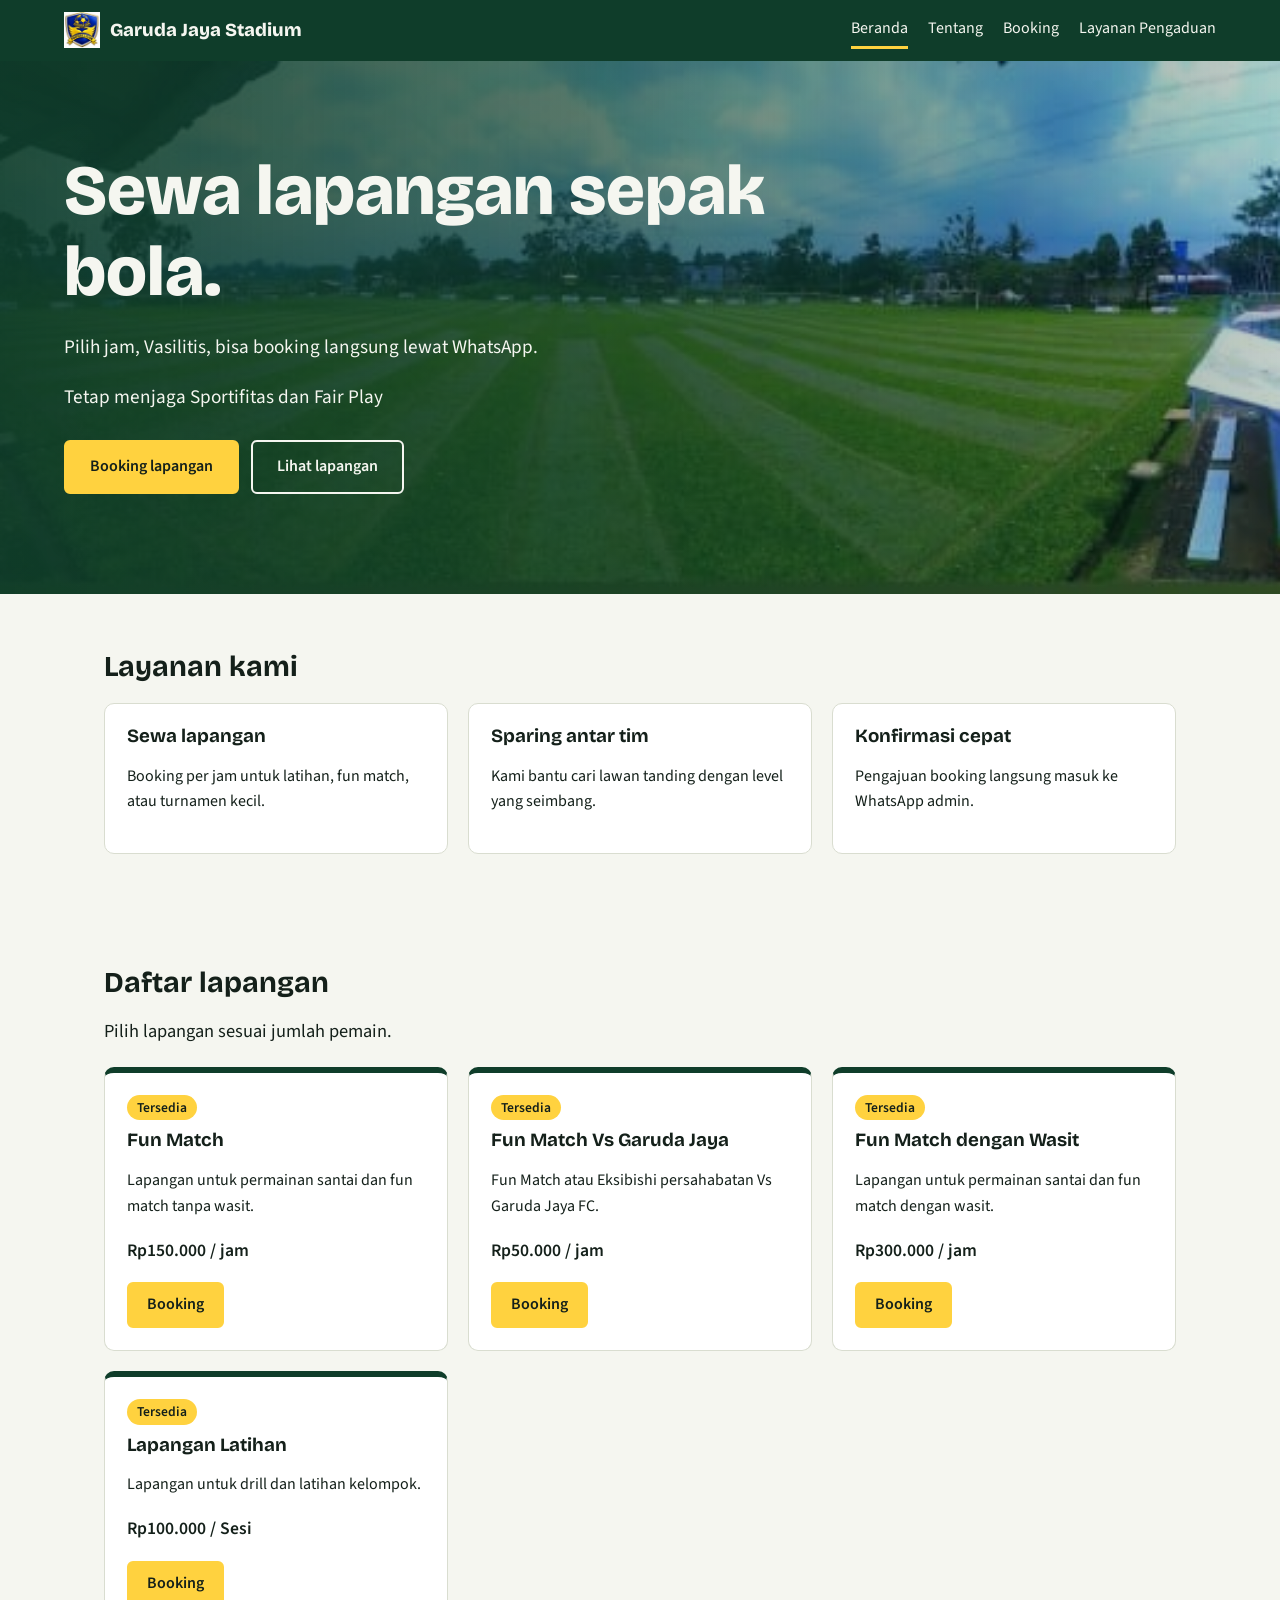
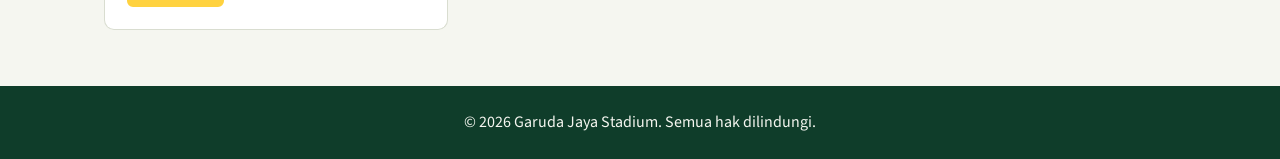
<file: index.html>
<!DOCTYPE html>
<html lang="id">

<head>
    <meta charset="UTF-8">
    <meta name="viewport" content="width=device-width, initial-scale=1.0">
    <title>Beranda | Garuda Jaya Stadium</title>
    <link rel="icon" href="assets/Designer.png">
    <link rel="preconnect" href="https://fonts.googleapis.com">
    <link
        href="https://fonts.googleapis.com/css2?family=Bricolage+Grotesque:wght@600;800&family=Source+Sans+3:wght@400;600&display=swap"
        rel="stylesheet">
    <link rel="stylesheet" href="css/style.css">
</head>

<body data-page="index">
    <header class="site-header"><a class="brand" href="index.html"><img src="assets/Designer.png" alt="" width="36"
                height="36">Garuda Jaya Stadium</a><button class="menu-btn" aria-label="Buka menu"
            aria-expanded="false">Menu</button>
        <nav id="nav"><a href="index.html" data-p="index">Beranda</a><a href="about.html" data-p="about">Tentang</a><a
                href="booking.html" data-p="booking">Booking</a><a href="contact.html" data-p="contact">Layanan Pengaduan</a></nav>
    </header>
    <main>
        <section class="hero">
            <div class="hero-in">
                <h1>Sewa lapangan sepak bola.</h1>
                <p>Pilih jam, Vasilitis, bisa booking langsung lewat WhatsApp.</p>
                <p>Tetap menjaga Sportifitas dan Fair Play</p>
                <div class="actions"><a class="btn" href="booking.html">Booking lapangan</a><a class="btn ghost"
                        href="#lapangan">Lihat lapangan</a></div>
            </div>
        </section>
        <section class="wrap">
            <h2>Layanan kami</h2>
            <div class="grid">
                <article class="box">
                    <h3>Sewa lapangan</h3>
                    <p>Booking per jam untuk latihan, fun match, atau turnamen kecil.</p>
                </article>
                <article class="box">
                    <h3>Sparing antar tim</h3>
                    <p>Kami bantu cari lawan tanding dengan level yang seimbang.</p>
                </article>
                <article class="box">
                    <h3>Konfirmasi cepat</h3>
                    <p>Pengajuan booking langsung masuk ke WhatsApp admin.</p>
                </article>
            </div>
        </section>
        <section class="wrap" id="lapangan">
            <h2>Daftar lapangan</h2>
            <p class="lead">Pilih lapangan sesuai jumlah pemain.</p>
            <div class="grid">
                <article class="box field"><span class="tag">Tersedia</span>
                    <h3>Fun Match</h3>
                    <p>Lapangan untuk permainan santai dan fun match tanpa wasit.</p>
                    <p class="price">Rp150.000 / jam</p><a class="btn sm" 
                        href="booking.html?lapangan=fun-match">Booking</a>

                </article>
                <article class="box field"><span class="tag">Tersedia</span>
                    <h3>Fun Match Vs Garuda Jaya</h3>
                    <p>Fun Match atau Eksibishi persahabatan Vs Garuda Jaya FC.</p>
                    <p class="price">Rp50.000 / jam</p><a class="btn sm"
                        href="booking.html?lapangan=vs-garuda">Booking</a>
                </article>
                <article class="box field"><span class="tag">Tersedia</span>
                    <h3>Fun Match dengan Wasit</h3>
                    <p>Lapangan untuk permainan santai dan fun match dengan wasit.</p>
                    <p class="price">Rp300.000 / jam</p><a class="btn sm"
                        href="booking.html?lapangan=fun-wasit">Booking</a>
                </article>
                <article class="box field"><span class="tag">Tersedia</span>
                    <h3>Lapangan Latihan</h3>
                    <p>Lapangan untuk drill dan latihan kelompok.</p>
                    <p class="price">Rp100.000 / Sesi</p><a class="btn sm"
                        href="booking.html?lapangan=latihan">Booking</a>
                </article>
            </div>
        </section>
    </main>
    <footer class="site-footer">
        <p>© 2026 Garuda Jaya Stadium. Semua hak dilindungi.</p>
    </footer>
    <script src="js/script.js"></script>
</body>

</html>
</file>
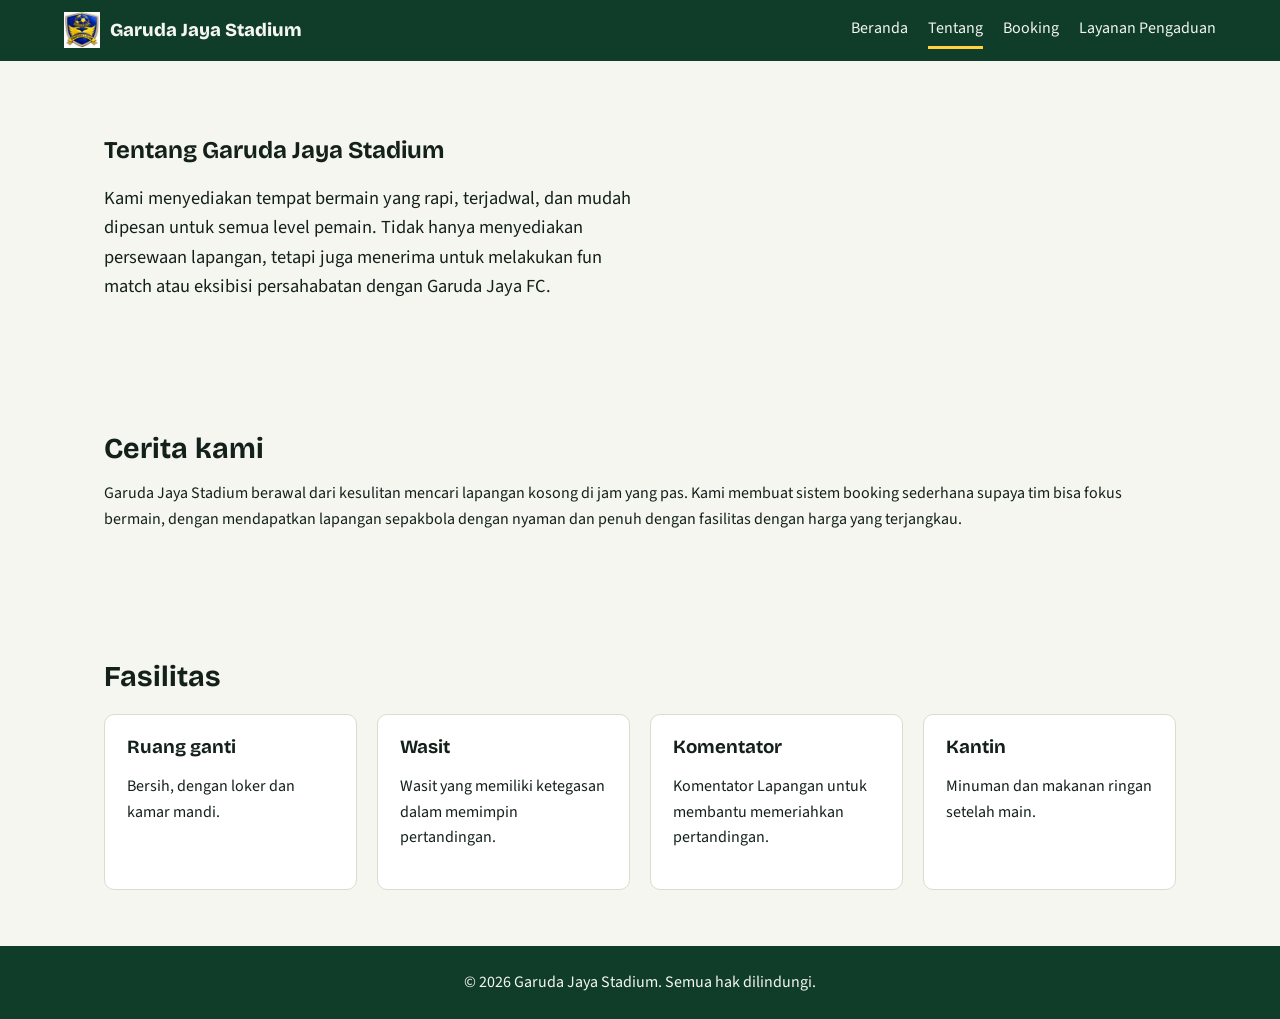
<file: about.html>
<!DOCTYPE html>
<html lang="id">

<head>
    <meta charset="UTF-8">
    <meta name="viewport" content="width=device-width, initial-scale=1.0">
    <title>Tentang | Garuda Jaya Stadium</title>
    <link rel="icon" href="assets/Designer.png">
    <link rel="preconnect" href="https://fonts.googleapis.com">
    <link
        href="https://fonts.googleapis.com/css2?family=Bricolage+Grotesque:wght@600;800&family=Source+Sans+3:wght@400;600&display=swap"
        rel="stylesheet">
    <link rel="stylesheet" href="css/style.css">
</head>

<body data-page="about">
    <header class="site-header"><a class="brand" href="index.html"><img src="assets/Designer.png" alt="" width="36"
                height="36">Garuda Jaya Stadium</a><button class="menu-btn" aria-label="Buka menu"
            aria-expanded="false">Menu</button>
        <nav id="nav"><a href="index.html" data-p="index">Beranda</a><a href="about.html" data-p="about">Tentang</a><a
                href="booking.html" data-p="booking">Booking</a><a href="contact.html" data-p="contact">Layanan Pengaduan</a></nav>
    </header>
    <main>
        <section class="wrap page-title">
            <h1>Tentang Garuda Jaya Stadium</h1>
            <p class="lead">Kami menyediakan tempat bermain yang rapi, terjadwal, dan mudah dipesan untuk semua level
                pemain. Tidak hanya menyediakan persewaan lapangan, tetapi juga menerima untuk melakukan fun match atau eksibisi 
                persahabatan dengan Garuda Jaya FC.</p>
        </section>
        <section class="wrap">
            <h2>Cerita kami</h2>
            <p>Garuda Jaya Stadium berawal dari kesulitan mencari lapangan kosong di jam yang pas. Kami membuat sistem
                booking sederhana supaya tim bisa fokus bermain, dengan mendapatkan lapangan sepakbola dengan nyaman 
                dan penuh dengan fasilitas dengan harga yang terjangkau.</p>
        </section>
        <section class="wrap">
            <h2>Fasilitas</h2>
            <div class="grid grid-4">
                <article class="box">
                    <h3>Ruang ganti</h3>
                    <p>Bersih, dengan loker dan kamar mandi.</p>
                </article>
                <article class="box">
                    <h3>Wasit</h3>
                    <p>Wasit yang memiliki ketegasan dalam memimpin pertandingan.</p>
                </article>
                <article class="box">
                    <h3>Komentator</h3>
                    <p>Komentator Lapangan untuk membantu memeriahkan pertandingan.</p>
                </article>
                <article class="box">
                    <h3>Kantin</h3>
                    <p>Minuman dan makanan ringan setelah main.</p>
                </article>
            </div>
        </section>
    </main>
    <footer class="site-footer">
        <p>© 2026 Garuda Jaya Stadium. Semua hak dilindungi.</p>
    </footer>
    <script src="js/script.js"></script>
</body>

</html>
</file>
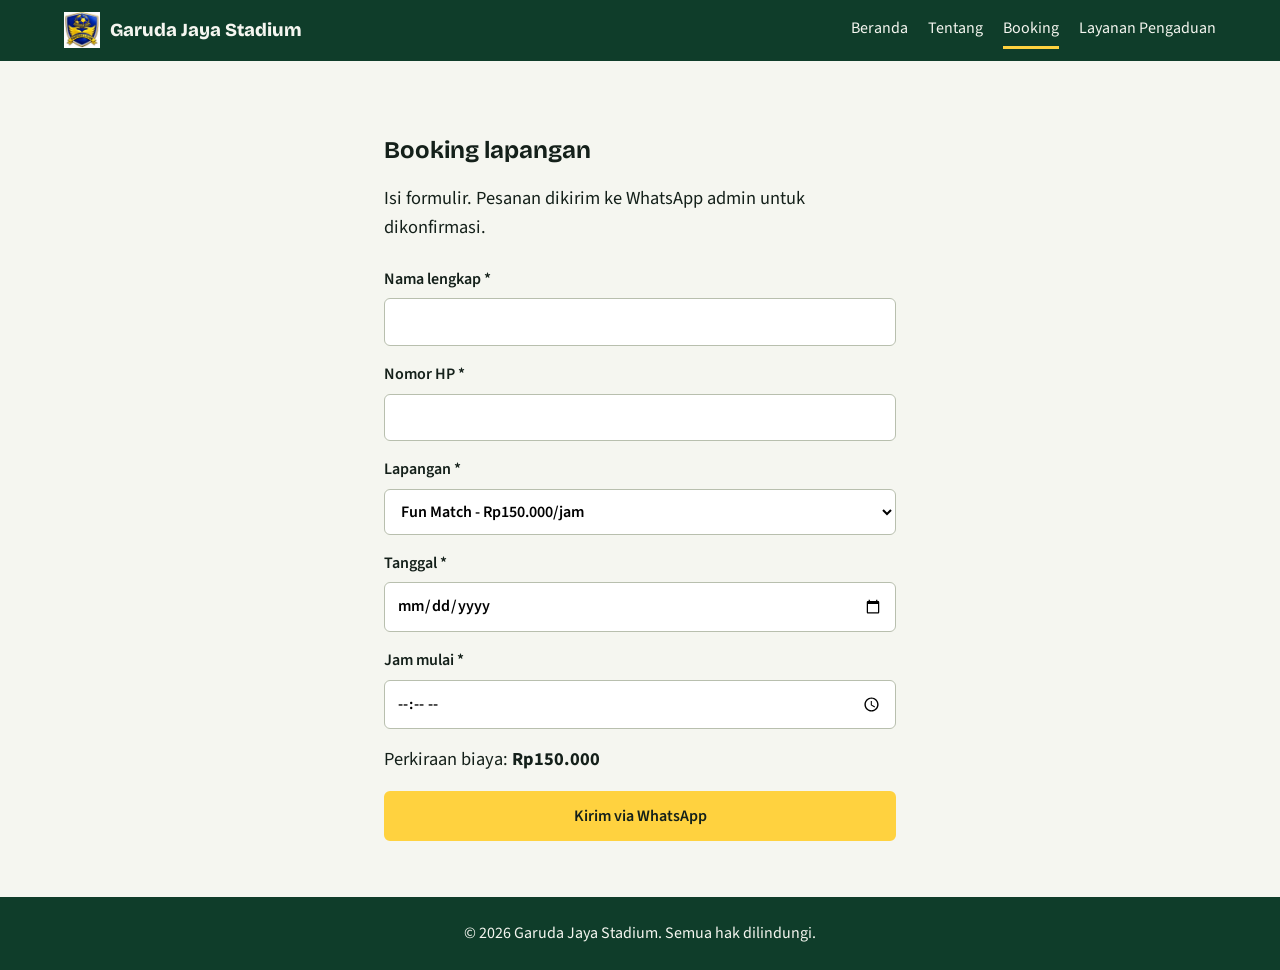
<file: booking.html>
<!DOCTYPE html>
<html lang="id">

<head>
    <meta charset="UTF-8">
    <meta name="viewport" content="width=device-width, initial-scale=1.0">
    <title>Booking | Garuda Jaya Stadium</title>
    <link rel="icon" href="assets/Designer.png">
    <link rel="preconnect" href="https://fonts.googleapis.com">
    <link
        href="https://fonts.googleapis.com/css2?family=Bricolage+Grotesque:wght@600;800&family=Source+Sans+3:wght@400;600&display=swap"
        rel="stylesheet">
    <link rel="stylesheet" href="css/style.css">
</head>

<body data-page="booking">
    <header class="site-header"><a class="brand" href="index.html"><img src="assets/Designer.png" alt="" width="36"
                height="36">Garuda Jaya Stadium</a><button class="menu-btn" aria-label="Buka menu"
            aria-expanded="false">Menu</button>
        <nav id="nav"><a href="index.html" data-p="index">Beranda</a><a href="about.html" data-p="about">Tentang</a><a
                href="booking.html" data-p="booking">Booking</a><a href="contact.html" data-p="contact">Layanan
                Pengaduan</a></nav>
    </header>
    <main>
        <section class="wrap narrow">
            <h1>Booking lapangan</h1>
            <p class="lead">Isi formulir. Pesanan dikirim ke WhatsApp admin untuk dikonfirmasi.</p>
            <form id="bookingForm" class="form">
                <label>Nama lengkap *<input name="nama" required></label>
                <label>Nomor HP *<input name="hp" type="tel" required></label>
                <label>Lapangan *
                    <select name="lapangan" required>
                        <option value="fun-match" data-harga="150000">Fun Match - Rp150.000/jam</option>
                        <option value="vs-garuda" data-harga="50000">Fun Match Vs Garuda Jaya - Rp50.000/jam</option>
                        <option value="fun-wasit" data-harga="300000">Fun Match dengan Wasit - Rp300.000/jam</option>
                        <option value="latihan" data-harga="100000">Lapangan Latihan - Rp100.000/sesi</option>
                    </select>
                </label>
                <label>Tanggal *<input name="tanggal" type="date" required></label>
                <p class="warning" id="peringatan" hidden></p>
                <label>Jam mulai *<input name="jam" type="time" required></label>
                <p class="estimate">Perkiraan biaya: <strong id="estimasi">Rp0</strong></p>
                <button class="btn" type="submit">Kirim via WhatsApp</button>
            </form>
        </section>
    </main>
    <footer class="site-footer">
        <p>© 2026 Garuda Jaya Stadium. Semua hak dilindungi.</p>
    </footer>
    <script src="js/script.js"></script>
</body>

</html>
</file>
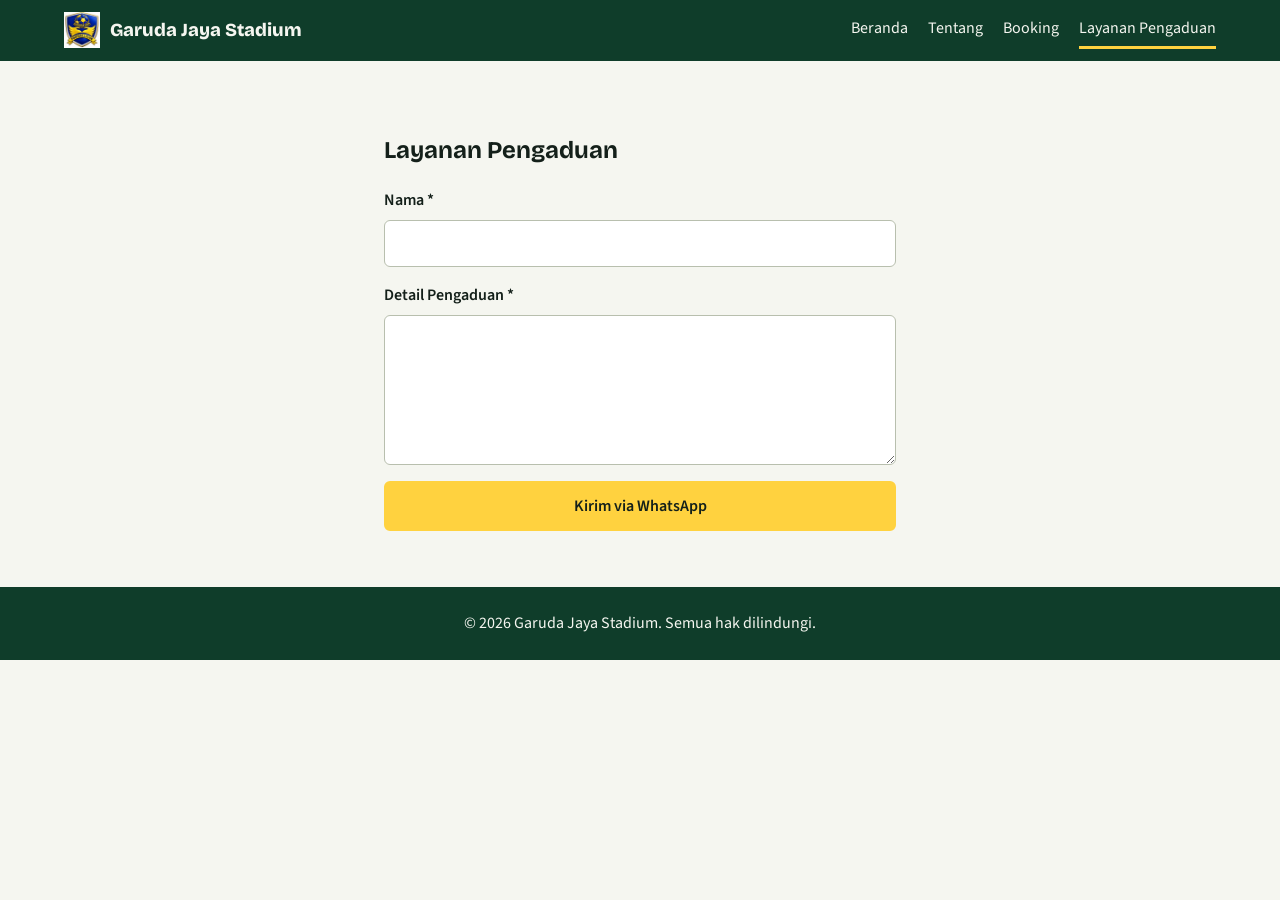
<file: contact.html>
<!DOCTYPE html>
<html lang="id">

<head>
    <meta charset="UTF-8">
    <meta name="viewport" content="width=device-width, initial-scale=1.0">
    <title>Kontak | Garuda Jaya Stadium</title>
    <link rel="icon" href="assets/Designer.png">
    <link rel="preconnect" href="https://fonts.googleapis.com">
    <link
        href="https://fonts.googleapis.com/css2?family=Bricolage+Grotesque:wght@600;800&family=Source+Sans+3:wght@400;600&display=swap"
        rel="stylesheet">
    <link rel="stylesheet" href="css/style.css">
</head>

<body data-page="contact">
    <header class="site-header"><a class="brand" href="index.html"><img src="assets/Designer.png" alt="" width="36"
                height="36">Garuda Jaya Stadium</a><button class="menu-btn" aria-label="Buka menu"
            aria-expanded="false">Menu</button>
        <nav id="nav"><a href="index.html" data-p="index">Beranda</a><a href="about.html" data-p="about">Tentang</a><a
                href="booking.html" data-p="booking">Booking</a><a href="contact.html" data-p="contact">Layanan Pengaduan</a></nav>
    </header>
    <main>
        <section class="wrap narrow">
            <h1>Layanan Pengaduan</h1>
            <form id="contactForm" class="form">
                <label>Nama *<input name="nama" required></label>
                <label>Detail Pengaduan *<textarea name="Detail Pengaduan" rows="5" required></textarea></label>
                <button class="btn" type="submit">Kirim via WhatsApp</button>
            </form>
        </section>
    </main>
    <footer class="site-footer">
        <p>© 2026 Garuda Jaya Stadium. Semua hak dilindungi.</p>
    </footer>
    <script src="js/script.js"></script>
</body>

</html>
</file>
<file: css/style.css>
:root {
    --turf: #0f3d2a;
    --chalk: #f5f6f0;
    --card: #ffd23f;
    --ink: #14201a;
    --line: #d9ddd0;
}

* {
    box-sizing: border-box;
}

body {
    margin: 0;
    font-family: "Source Sans 3", system-ui, sans-serif;
    background: var(--chalk);
    color: var(--ink);
    line-height: 1.6;
}

h1,
h2,
h3,
.brand {
    font-family: "Bricolage Grotesque", sans-serif;
    line-height: 1.15;
}

a {
    color: inherit;
}

.site-header {
    display: flex;
    align-items: center;
    justify-content: space-between;
    flex-wrap: wrap;
    gap: 12px;
    padding: 12px 5%;
    background: var(--turf);
    color: var(--chalk);
    position: sticky;
    top: 0;
    z-index: 10;
}

.brand {
    display: flex;
    align-items: center;
    gap: 10px;
    font-weight: 800;
    text-decoration: none;
    font-size: 1.15rem;
}

nav {
    display: flex;
    gap: 20px;
}

nav a {
    text-decoration: none;
    padding: 4px 0;
    border-bottom: 3px solid transparent;
}

nav a.active,
nav a:hover {
    border-color: var(--card);
}

.menu-btn {
    display: none;
    background: none;
    border: 1px solid var(--chalk);
    color: inherit;
    padding: 6px 12px;
    border-radius: 6px;
    font: inherit;
}

.hero {
    background:
        linear-gradient(90deg, rgba(15, 61, 42, .92) 0%, rgba(15, 61, 42, .7) 45%, rgba(15, 61, 42, .25) 100%),
        url("../assets/Beranda.png") center / cover no-repeat;
    color: var(--chalk);
    padding: 90px 5% 100px;
    min-height: 480px;
}

.hero-in {
    max-width: 760px;
}

.hero h1 {
    font-size: clamp(2.4rem, 6vw, 4.4rem);
    font-weight: 800;
    margin: 0 0 16px;
}

.hero p {
    font-size: 1.2rem;
    max-width: 560px;
}

.actions {
    display: flex;
    gap: 12px;
    flex-wrap: wrap;
    margin-top: 28px;
}

.btn {
    display: inline-block;
    background: var(--card);
    color: var(--ink);
    font-weight: 600;
    padding: 12px 24px;
    border: 2px solid var(--card);
    border-radius: 6px;
    text-decoration: none;
    cursor: pointer;
    font-size: 1rem;
    font-family: inherit;
}

.btn:hover {
    filter: brightness(.94);
}

.btn.ghost {
    background: transparent;
    color: var(--chalk);
    border-color: var(--chalk);
}

.btn.sm {
    padding: 8px 18px;
}

.wrap {
    max-width: 1200px;
    margin: 0 auto;
    padding: 56px 5%;
}

.narrow {
    max-width: 640px;
}

.lead {
    font-size: 1.15rem;
    max-width: 60ch;
}

h2 {
    font-size: 1.8rem;
    margin: 0 0 16px;
}

/* ===== GRID ===== */
.grid {
    display: grid;
    grid-template-columns: repeat(auto-fit, minmax(260px, 1fr));
    gap: 20px;
    margin-top: 20px;
}

.grid.grid-4 {
    grid-template-columns: repeat(4, 1fr);
}

.box {
    background: #fff;
    border: 1px solid var(--line);
    border-radius: 10px;
    padding: 22px;
}

.box h3 {
    margin: 0 0 8px;
}

.field {
    border-top: 6px solid var(--turf);
}

.tag {
    display: inline-block;
    background: var(--card);
    font-size: .85rem;
    font-weight: 600;
    padding: 2px 10px;
    border-radius: 99px;
    margin-bottom: 10px;
}

.price {
    font-weight: 600;
    font-size: 1.1rem;
}

.form {
    display: grid;
    gap: 16px;
    margin-top: 24px;
}

label {
    display: grid;
    gap: 6px;
    font-weight: 600;
}

input,
select,
textarea {
    font: inherit;
    padding: 10px 12px;
    border: 1px solid #b8bfae;
    border-radius: 6px;
    background: #fff;
}

:focus-visible {
    outline: 3px solid var(--card);
    outline-offset: 2px;
}

.estimate {
    font-size: 1.15rem;
    margin: 0;
}

.info {
    padding-left: 20px;
}

.site-footer {
    background: var(--turf);
    color: var(--chalk);
    text-align: center;
    padding: 24px 5%;
}

.site-footer p {
    margin: 0;
}

/* ===== RESPONSIVE ===== */
@media (max-width: 900px) {
    .grid.grid-4 {
        grid-template-columns: repeat(2, 1fr);
    }
}

@media (max-width: 640px) {
    .menu-btn {
        display: block;
    }

    nav {
        display: none;
        width: 100%;
        flex-direction: column;
        gap: 8px;
    }

    nav.open {
        display: flex;
    }
}

@media (max-width: 560px) {
    .grid.grid-4 {
        grid-template-columns: 1fr;
    }
}
.warning {
    margin: 0;
    padding: 10px 14px;
    background: #fdecea;
    color: #8a1c14;
    border-left: 4px solid #d93025;
    border-radius: 6px;
    font-weight: 600;
}

.warning[hidden] {
    display: none;
}
</file>
